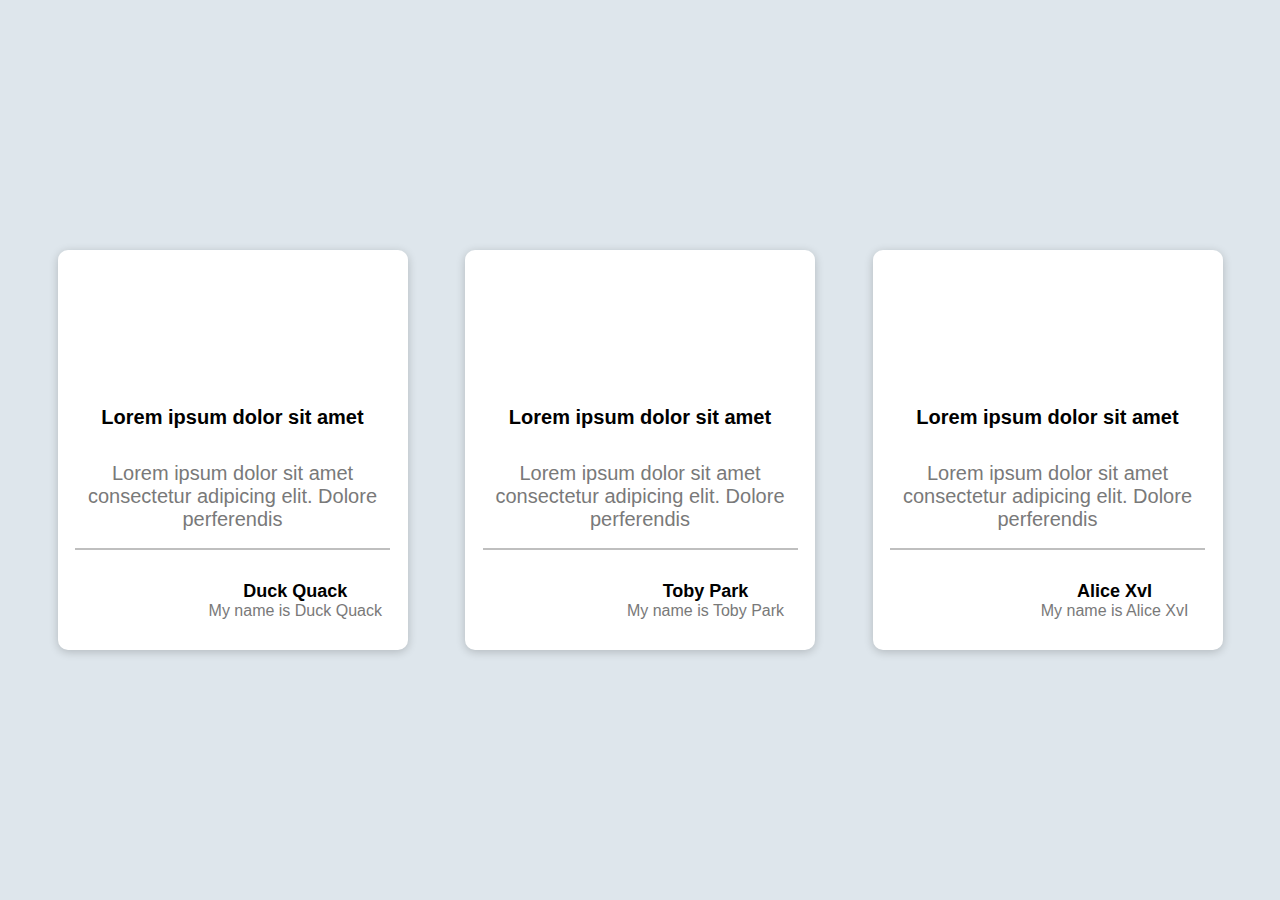
<file: Card_placeholder/index.html>
<!DOCTYPE html>
<html lang="en">
<head>
    <meta charset="UTF-8">
    <meta http-equiv="X-UA-Compatible" content="IE=edge">
    <meta name="viewport" content="width=device-width, initial-scale=1.0">
    <link rel = "stylesheet" href = "main.css">
    <title>Placeholder</title>
</head>
<body>
    <div class = "container">
        <div class = "picture" id = "picture"></div>

        <h2 class = "bold">Lorem ipsum dolor sit amet</h2>
        <h2>Lorem ipsum dolor sit amet consectetur adipicing elit. Dolore perferendis</h2>

        <div class = "line"></div>

        <div class = "info">
            <div class = "picture_info"></div>

            <div class = "info_text">
                <strong class = "bold">Duck Quack</strong>
                <small id = "date" class = "small">My name is Duck Quack</small>
            </div>
        </div>
    </div> 

    <div class = "container">
        <div class = "picture" id = "picture" style = "background-image: url(https://i.pinimg.com/originals/71/d6/f6/71d6f694e208ab8f116d683bc967d356.jpg);"></div>

        <h2 class = "bold">Lorem ipsum dolor sit amet</h2>
        <h2>Lorem ipsum dolor sit amet consectetur adipicing elit. Dolore perferendis</h2>

        <div class = "line"></div>

        <div class = "info">
            <div class = "picture_info"></div>

            <div class = "info_text">
                <strong class = "bold">Toby Park</strong>
                <small id = "date" class = "small">My name is Toby Park</small>
            </div>
        </div>
    </div> 

    <div class = "container">
        <div class = "picture" id = "picture" style = "background-image: url(https://catherineasquithgallery.com/uploads/posts/2021-03/1614627381_84-p-razmitii-fon-dlya-fotoshopa-102.jpg);"></div>

        <h2 class = "bold">Lorem ipsum dolor sit amet</h2>
        <h2>Lorem ipsum dolor sit amet consectetur adipicing elit. Dolore perferendis</h2>

        <div class = "line"></div>

        <div class = "info">
            <div class = "picture_info"></div>

            <div class = "info_text">
                <strong class = "bold">Alice XvI</strong>
                <small id = "date" class = "small">My name is Alice XvI</small>
            </div>
        </div>
    </div> 
</body>
</html>
</file>
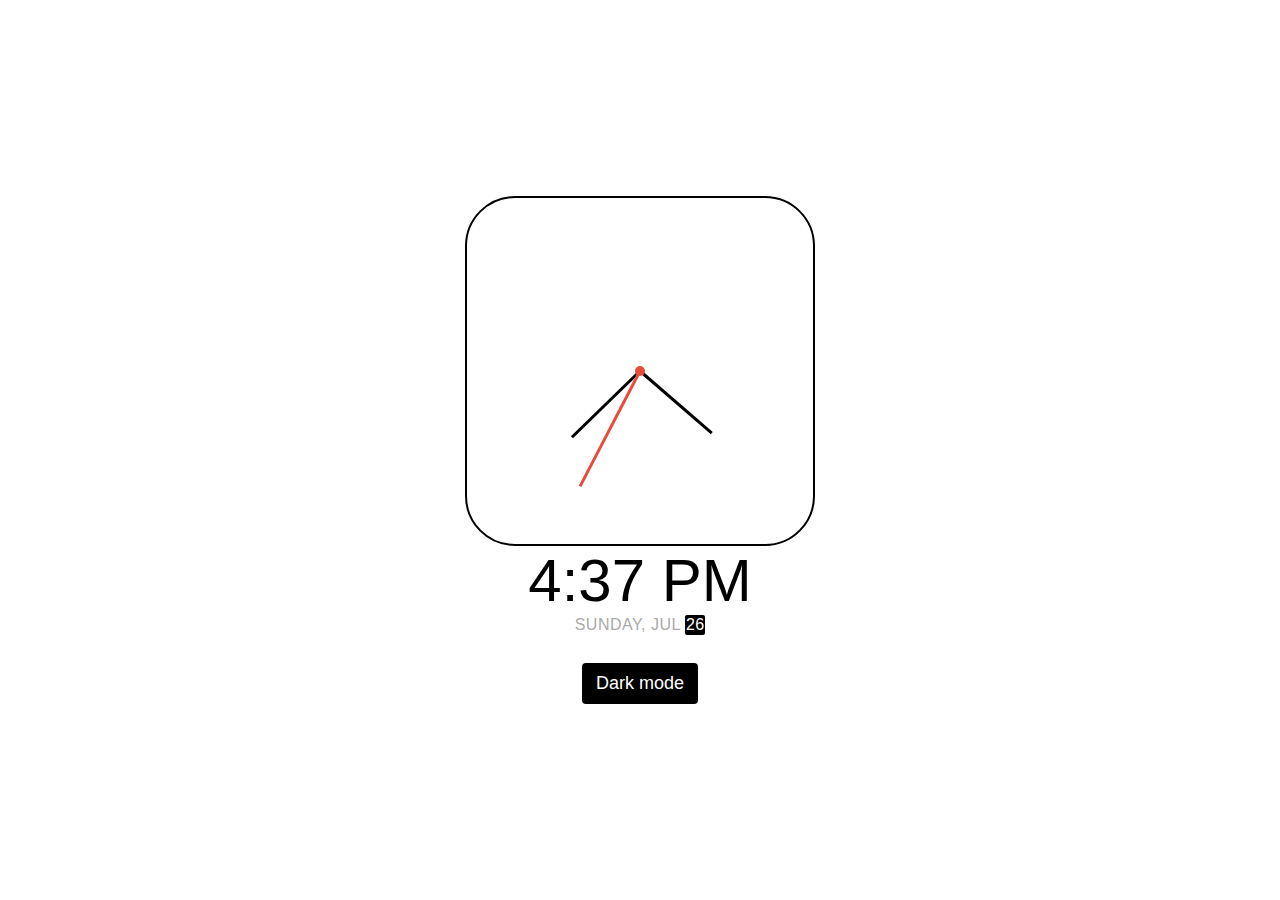
<file: HTML_CSS_JS_Clock/index.html>
<!DOCTYPE html>
<html lang="en">
<head>
    <meta charset="UTF-8">
    <meta http-equiv="X-UA-Compatible" content="IE=edge">
    <meta name="viewport" content="width=device-width, initial-scale=1.0">
    <link rel = "stylesheet" href = "main.css">
    <title>Clock page</title>
</head>
<body>
    <div class = "clock-container">

        <div class = "clock">
            <div class = "needle hour"></div>
            <div class = "needle minute"></div>
            <div class = "needle second"></div>
            <div class = "center-point"></div>
        </div>
        <div class = time></div>
        <div class = "date"></div>

        <button class = "toggle">Dark mode</button>

    </div>

    <script src = "script.js"></script>
</body>
</html>
</file>
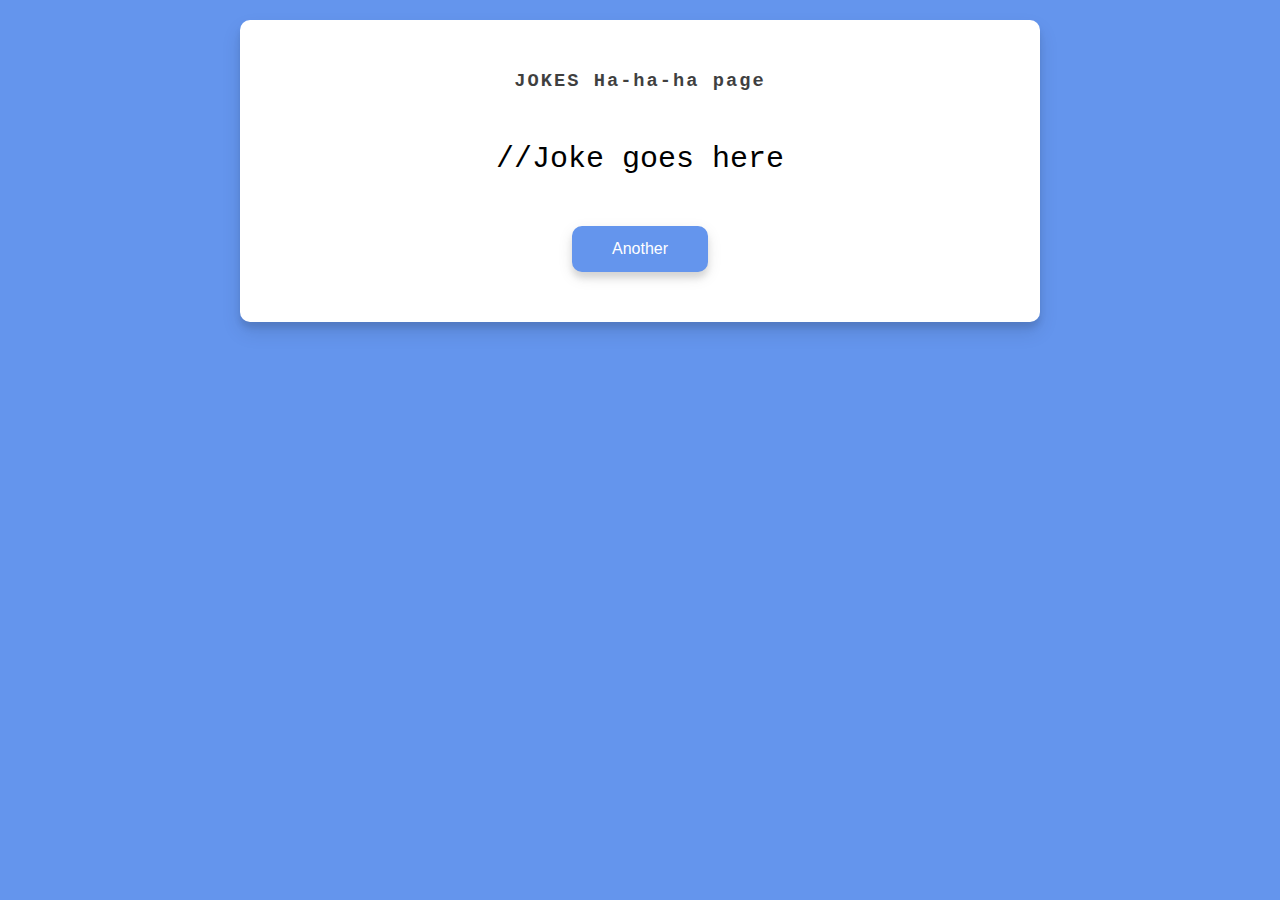
<file: Jokes-site/index.html>
<!DOCTYPE html>
<html lang="en">
<head>
    <meta charset="UTF-8">
    <meta http-equiv="X-UA-Compatible" content="IE=edge">
    <meta name="viewport" content="width=device-width, initial-scale=1.0">
    <link rel  = "stylesheet" href = "main.css">
    <title>JOKES Site</title>
</head>
<body>
    <div class = "container">
        <h3>JOKES Ha-ha-ha page</h3>
        <div id = "joke" class = "joke">//Joke goes here</div>
        <button id = "btn" class  = "button">Another</button>
    </div>
    <script src = "script.js"></script>
</body>
</html>
</file>
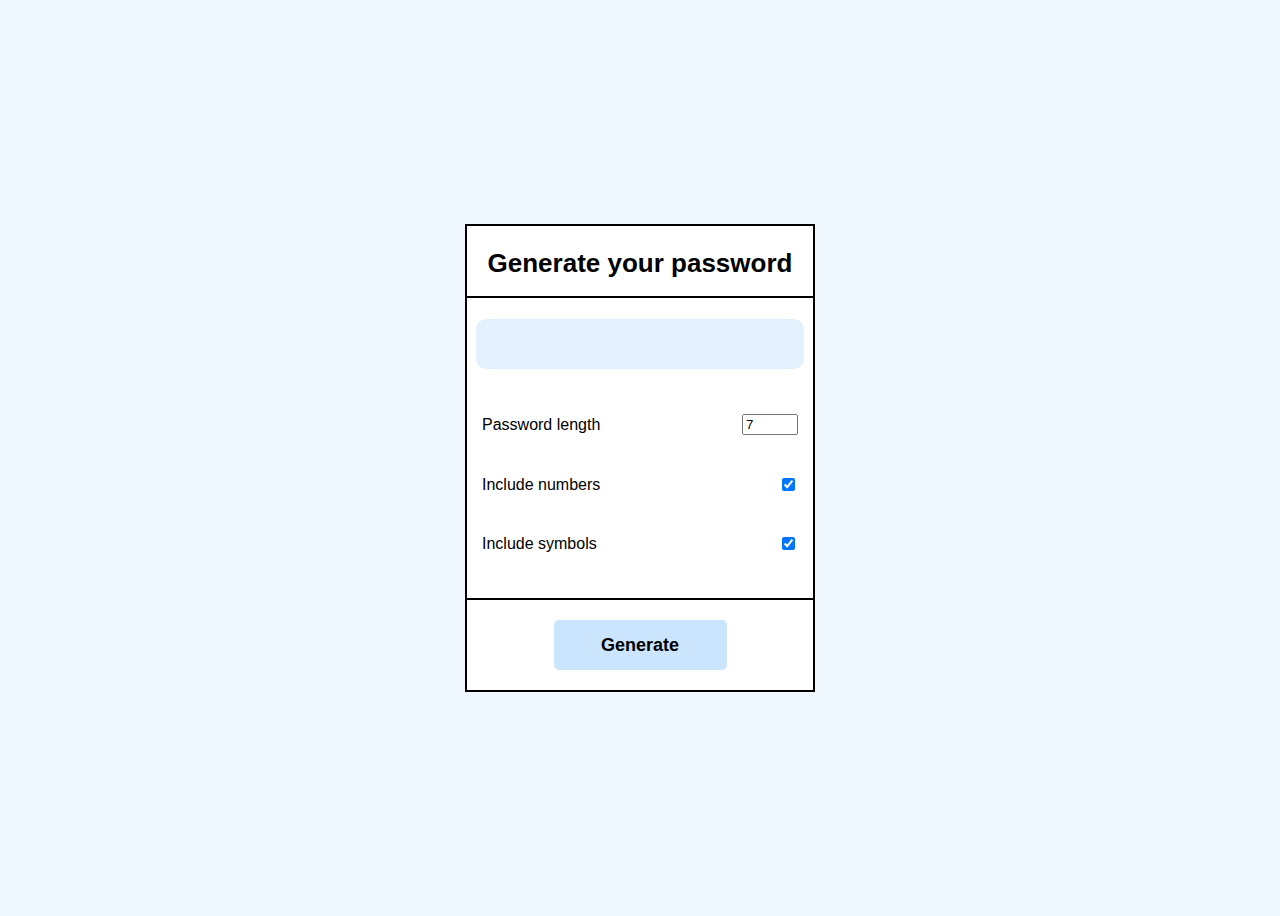
<file: Password_generation_site/index.html>
<!DOCTYPE html>
<html lang="en">
<head>
    <meta charset="UTF-8">
    <meta http-equiv="X-UA-Compatible" content="IE=edge">
    <meta name="viewport" content="width=device-width, initial-scale=1.0">
    <link rel = "stylesheet" href = "main.css">
    <title>Password generation</title>
</head>
<body>

    <div class = "password_container">
        <h2 class = "header_pass">Generate your password</h2>

        <div class = "password_output">
            <span class = "output" id = "output"></span>
            <button class = "copy" id = "clipboard"></button>
        </div>

        <div class = "settings">
            <div class = "setting">
                <label for = "length">Password length</label>
                <input
                type = "number"
                name = "length"
                id = "length"
                min = "5"
                max = "20"
                value="7"
                >
            </div>

            <div class = "setting">
                <label for = "numbers">Include numbers</label>
                <input
                type = "checkbox"
                name = "numbers"
                id = "numbers"
                checked
                >
            </div>

            <div class = "setting">
                <label for = "symbols">Include symbols</label>
                <input
                type = "checkbox"
                name = "numbers"
                id = "symbols"
                checked
                >
            </div>
        </div>

        <button class = "button" id = "buttonGenerate">Generate</button>
    </div>

    <script src = "script.js"></script>
</body>
</html>
</file>
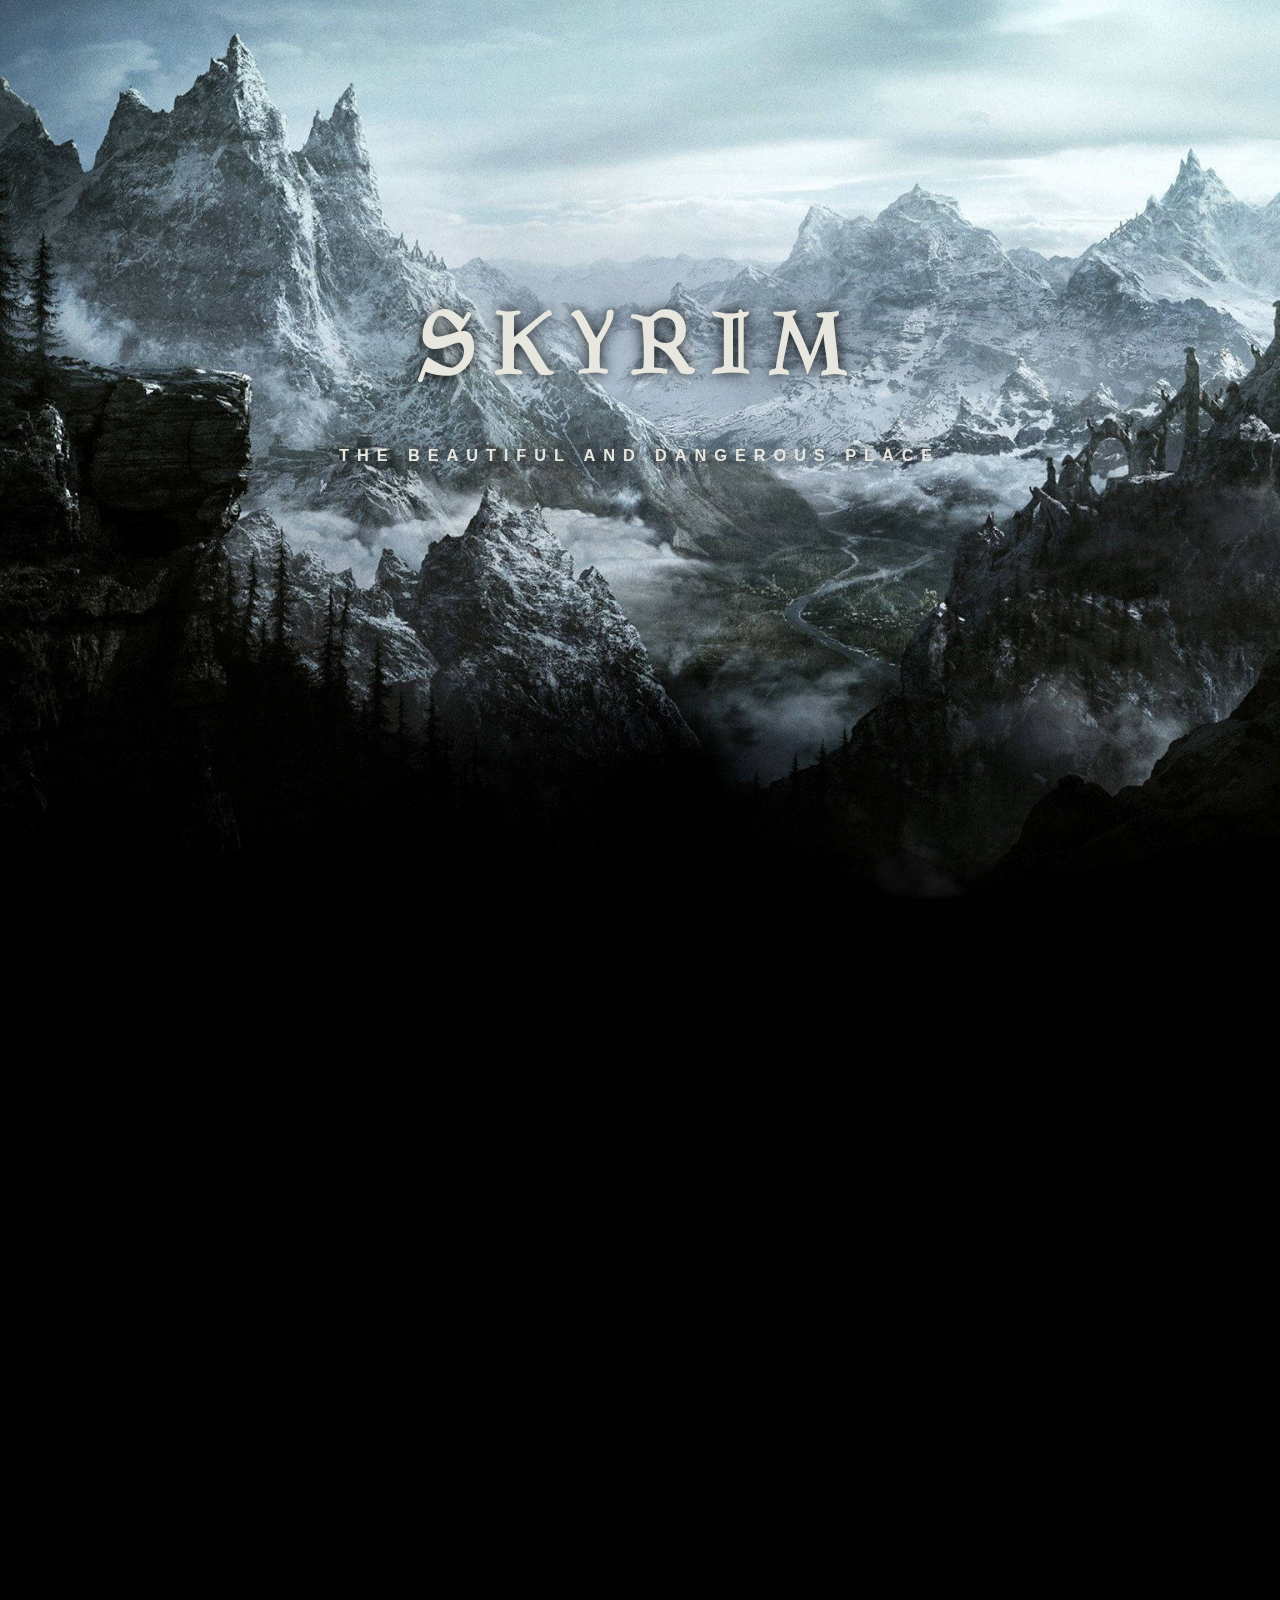
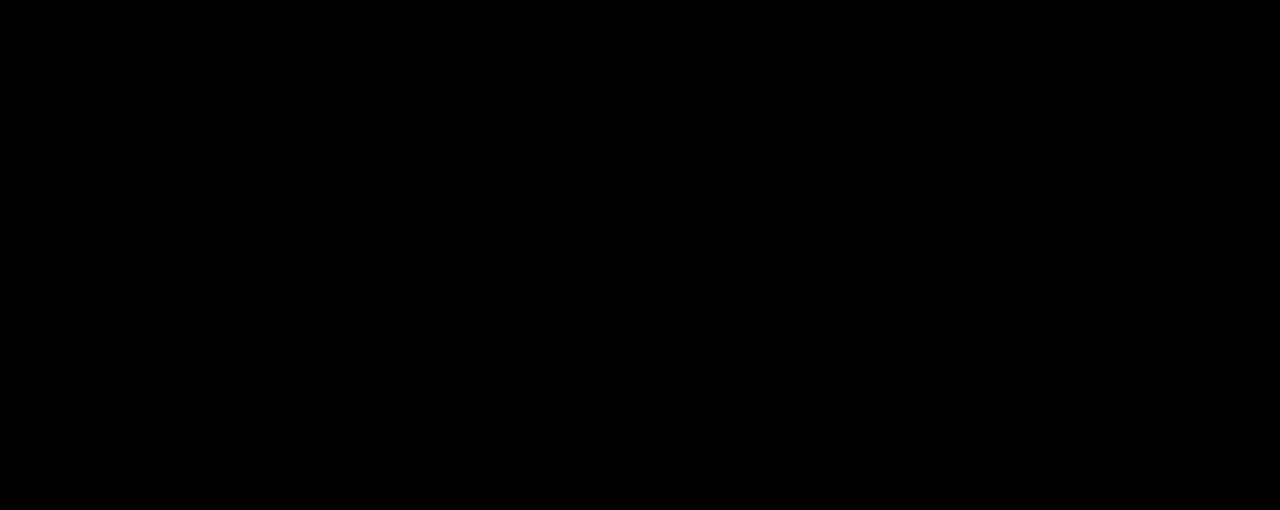
<file: Skyrim pallax page/index.html>
<!DOCTYPE html>
<html lang="en">
<head>
    <meta charset="UTF-8">
    <meta http-equiv="X-UA-Compatible" content="IE=edge">
    <meta name="viewport" content="width=device-width, initial-scale=1.0">
    <title>Document</title>

    <link rel = "stylesheet" href = "css/main.css">

    <script src = "libs/gsap/gsap.min.js" deffer></script>
    <script src = "libs/gsap/ScrollTrigger.min.js" deffer></script>
    <script src = "libs/gsap/ScrollSmoother.min.js" deffer></script>

    <script src = "js/app.js" defer></script>

</head>
<body>
   <div class="wrapper">
    <div class="content">

    <header class = "main-header">
        <div class = "layers">
            <div class="layer__header">
                <div class="layers__caption">SKYRIM</div>
                <div class="layers__title">The beautiful and dangerous place</div>
            </div>
            <div class="layer layers__base" style="background-image: url(img/layer-base.png);"></div>
            <div class="layer layers__middle" style="background-image: url(img/layer-middle.png);"></div>
            <div class="layer layers__front" style="background-image: url(img/layer-front.png);"></div>
        </div>
    </header>

    <article class="main-article" style="background-image: url(img/dungeon.jpg);">
        <div class="main-article__content">
            <h2 class="main-article__header">Скайрим</h2>
            <p class = "main-article__paragraph">"Говорят, Скайрим — одно из самых опасных мест в Тамриэле. Думаю, это не так. Он прекрасен, и я счастлива, что это — мой дом" - Мьол Львица</p>
            <p class = "main-article__paragraph">Эта провинция — родина бородатых нордов и вкусного меда с можжевеловыми ягодами. В приключениях вам могут встретиться великие города, могучие горы,
                быстрые реки, захватывающие пещеры, сильные Тролли и говорящие собаки! Игра на все века
            </p>
        </div>
        <div id = "time" class="copy_time_1"></div>
    </article>

    <footer class = "footer_class" style="background-image: url(img/footer.png);">
        <a id = "href_id" class = "footer_href" href="https://elderscrolls.bethesda.net/ru/skyrim">Перейти на сайт игры</a>
    </footer>

    </div>
   </div>
</body>
</html>
</file>
<file: Card_placeholder/main.css>
*{
    box-sizing: border-box;
}

body{
    background-color: rgb(222, 230, 236);

    display: flex;
    justify-content: space-evenly;
    align-items: center;

    margin: 0;
    height: 100vh;

    font-family: 'Gill Sans', 'Gill Sans MT', Calibri, 'Trebuchet MS', sans-serif;
}

.container{
    height: 400px;
    width: 350px;

    border: none;
    border-radius: 10px;

    background-color: rgb(255, 255, 255);

    display: flex;
    align-items: center;
    flex-direction: column;

    overflow: hidden;
    box-shadow: 0 2px 10px rgba(0, 0, 0, 0.2);
}

.container .picture{
    width: 100%;
    height: 200px;

    background-image: url("https://images.wallpaperscraft.com/image/single/lights_night_city_blurring_9813_1920x1080.jpg");
    background-size: cover;
}

h2{
    font-size: 20px;
    font-weight: lighter;

    color:rgb(121, 121, 121);

    text-align: center;
}

.bold{
    font-size: 20px;
    font-weight: bold;

    color: rgb(0, 0, 0);
}

.container .line{
    border: 1px solid;
    
    color:rgba(0, 0, 0, 0.25);
    width: 90%;
}

.container .info{
    display: flex;
    flex-direction:row;

    justify-content: space-evenly;
    align-items: flex-start;

    width: 100%;
}

.container .picture_info{
    border: none;
    border-radius: 25px;

    background-image: url("https://static.tildacdn.com/tild3138-3439-4261-b735-346437663931/unnamed.jpg");
    background-size: cover;

    height: 100px;
    width: 100px;
}

.info .info_text{
    display: flex;
    flex-direction: column;

    justify-content: center;
    align-items: center;
    text-align: center;

    height: 100%;
}

.info_text small{
    font-size: 16px;
    color:rgb(121, 121, 121);
}

.info_text .bold{
    font-size: 18px;
}
</file>
<file: HTML_CSS_JS_Clock/main.css>
*{
    box-sizing: border-box;
}

:root{
    --primary-color: #000;
    --secondary-color: #fff;
}

html{
    transition: 0.5s;
}

html.dark{
    --primary-color: #fff;
    --secondary-color: #333;
    background-color: #111;
    color: var(--primary-color);
}

body{
    font-family: 'Gill Sans', 'Gill Sans MT', Calibri, 'Trebuchet MS', sans-serif;

    display: flex;
    align-items: center;
    justify-content: center;   
    height: 100vh;

    overflow: hidden;
    margin: 0;
}

.toggle{
    background-color: var(--primary-color);
    color: var(--secondary-color);

    border: 0;
    border-radius: 4px;
    font-size: 18px;

    padding: 10px 14px;
    margin-top: 28px;
    cursor: pointer;
}

.toggle:focus{
    outline: none;
}

.clock-container {
    display: flex;
    flex-direction: column;
    align-items: center;
    justify-content: space-between;
}

.clock{
    position: relative;

    border: 2px solid;
    border-radius: 50px;
    width: 350px;
    height: 350px;
}

.needle{
    background-color: var(--primary-color);
    position: absolute;
    top: 50%;
    left: 50%;
    height: 95px;
    width: 3px;
    transform-origin: bottom center;
    transition: 0.5s
}

.needle.hour{
    transform: translate(-50%, -100%) rotate(0deg);
}

.needle.minute{
    transform: translate(-50%, -100%) rotate(0deg);
}

.needle.second{
    background-color: #e74c3c;
    transform: translate(-50%, -100%) rotate(0deg);
    height: 130px;
}

.center-point{
    background-color: #e74c3c;
    width: 10px;
    height: 10px;
    position: absolute;
    top: 50%;
    left: 50%;
    transform: translate(-50%, -50%);
    border-radius: 50%;
}

.center-point::after{
    background-color: var(--primary-color);
    width: 5px;
    height: 5px;
    position: absolute;
    top: 50%;
    left: 50%;
    transform: translate(-50%, -50%);
    border-radius: 50%;
}

.time{
    font-size: 60px;
}

.date{
    color: #aaa;
    font-size: 16px;
    letter-spacing: 0.5px;
    text-transform: uppercase;
}

.date .circle{
    background-color: var(--primary-color);
    color: var(--secondary-color);
    
    border-radius: 10%;
    height: 20px;
    width: 20px;
    font-size: 16px;

    display: inline-flex;
    align-items: center;
    justify-content: center;

    transition: 0.5s;
}
</file>
<file: Jokes-site/main.css>
*{
    box-sizing: border-box;
}

/*BODY STYLE*/
body{
    background-color:cornflowerblue;

    font-family: 'Courier New', Courier, monospace;

    display: flex;
    flex-direction: column;
    align-items: center;
    text-align: center;

    margin: 0;
    padding: 20px;
}
/*-->END<--*/

.container{
    background-color: white;
    box-shadow: 0 10px 20px rgba(0, 0, 0, 0.1), 0 6px 6px rgba(0, 0, 0, 0.1);

    border-radius: 10px;
    text-align: center;

    max-width: 100%;
    width: 800px;

    padding: 50px 20px;
}

h3{
    margin: 0;
    opacity: 0.75;
    letter-spacing: 2px;
}

.joke{
    font-size: 30px;
    margin: 50px auto;
    max-width: 600px;
}

.button{
    background-color: cornflowerblue;
    box-shadow: 0 5px 15px rgba(0, 0, 0, 0.1), 0 6px 6px rgba(0, 0, 0, 0.1);
    color: white;

    border: 0;
    border-radius: 10px;

    padding: 14px 40px;
    font-size: 16px;
    cursor: pointer;

    transition: 0.5s;
}

.button:hover{
    transform: scale(1.2);
    transition: 0.5s;
}

.button:active{
    transform: scale(0.9);
}
</file>
<file: Password_generation_site/main.css>
*{
    box-sizing: border-box;
}

body{
    height: 100vh;

    display: flex;
    align-items: center;
    justify-content: center;

    background-color:aliceblue;
    
    font-family: 'Gill Sans', 'Gill Sans MT', Calibri, 'Trebuchet MS', sans-serif;
}

.password_container{
    background-color: white;
    width: 350px;

    border: 2px solid;

    display: flex;
    flex-direction: column;
    align-items: center;
    justify-content: center;
    text-align: center;
}

.header_pass{
    font-size: 26px;
    
    border-bottom: 2px solid;

    width: 100%;
    height: 50px;
}

.password_output{
    width: 95%;
    height: 50px;

    display: flex;
    align-items: center;
    justify-content: flex-start;
    text-align: center;
    position: relative;

    margin-bottom: 20px;

    background-color: rgb(227, 241, 255);
    border: none;
    border-radius: 10px;
}

.password_output .output{
    padding-left: 10px;
    font-size: 20px;
}

.password_output .copy{
    position: absolute;
    top: 5px;
    right: 5px;

    background-image: url(https://cdn-icons-png.flaticon.com/512/1250/1250607.png);
    background-size: cover;
    background-color:rgb(227, 241, 255);

    cursor: pointer;

    border: none;

    width: 40px;
    height: 40px;
    font-size: 20px;

    transition: 0.5s;
}

.password_output .copy:hover{
    transform: scale(0.9);
    transition: 0.5s;
}

.settings{
    width: 100%;

    margin-bottom: 20px;
    padding-bottom: 20px;
    border-bottom: 2px solid;
}

.setting{
    display: flex;
    justify-content: space-between;
    align-items: center;

    margin: 10px 0;
    padding: 15px;

    font-size: 16px;
}

.button{
    width: 50%;
    height: 50px;

    background-color: rgb(203, 229, 255);
    font-size: 18px;
    font-weight: bold;

    border: none;
    border-radius: 5px;
    margin-bottom: 20px;

    cursor: pointer;
    transition: 0.5s;
}

.button:active{
    transform: scale(0.9);
}

.message{
    position: fixed;
    text-align: center;

    bottom: 10px;
    top: 10px;
    right: 10px;
    height: 65px;

    background-color: #fff;
    color: #000;
    font-size: 20px;

    border-radius: 5px;
    padding: 1rem 2rem;
    margin: 0.5rem; 
}
</file>
<file: Skyrim pallax page/css/main.css>
* {
    margin: 0;
    padding: 0;
    box-sizing: border-box;
}

:root {
    --index: calc(1vw + 1vh);
    --text: #e7e7e0;
    --transition: transform .75s cubic-bezier(.075, .5, 0, 1);
}

@font-face {
    font-family: pelagiad;
    src: url(..//fonts/Pelagiad.ttf);
}

@font-face {
    font-family: pelagiad;
    src: url(..//fonts/Pelagiad.ttf);
    font-weight: 900;
}

body{
    background-color: #010101;
    font-family:'Segoe UI', Tahoma, Geneva, Verdana, sans-serif;
    line-height: 1.55;
}
.main-header{
    position: relative;
}

.main-header::after{
    content: '';
    position: absolute;
    z-index: 100;
    width: 100%;
    height: calc(var(--index)*10);
    background-image: url(../img/ground.png);
    background-size: cover;
    background-repeat: no-repeat;
    background-position: center;
    bottom: calc(var(--index)* -4.5);
}
.layers{
    height: 100vh;
    display: flex;
    align-items: center;
    justify-content: center;
    text-align: center;
    overflow: hidden;
    position: relative;
}
.layer{
    height: 100%;
    width: 100%;
    position: absolute;
    background-size: cover;
    background-position: center;
    will-change: transform;
    z-index: 2;
    transition: var(--transition);
}

.layers__base{
    transform: translate3d(0, calc(var(--scrollTop) / 1.6), 0);
    z-index: 0;
}

.layers__middle{
    transform: translate3d(0, calc(var(--scrollTop) / 2.5), 0);
    z-index: 2;
}

.layers__front{
    transform: translate3d(0, calc(var(--scrollTop) / 5.7), 0);
    z-index: 2;
}

.layer__header{
    z-index: 1;
    transform: translate3d(0, calc(var(--scrollTop) / 2), 0);
    transition: var(--transition);
    will-change: transform;
    text-transform: uppercase;
    font-weight: 900;
    color: var(--text);
    text-shadow: 0 0 15px #000000;
}

.layers__title{
    font-size: calc(var(--index) * 0.75);
    letter-spacing: calc(var(--index) / 2.75);
    margin-top: calc(var(--index) * 1.15);
}

.layers__caption{
    font-size: 100px;
    font-family: pelagiad, sans-serif;
    letter-spacing: calc(var(--index) / 1.5);
    margin-top: calc(var(--index) * -7.75);
}


.main-article{
    --main-article-transform: translate3d(0, calc(var(--scrollTop) / -7.5), 0);
    min-height: 100vh;
    background-size: cover;
    background-position: center;
    color: var(--text);
    display: flex;
    justify-content: center;
    align-items: center;
    position: relative;
    text-align: center;
}

.main-article__header{
    text-transform: uppercase;
    font-family: pelagiad, sans-serif;
    font-size: calc(var(--index) * 2.5);
    letter-spacing: calc(var(--index) / 7.5);
    transform: var(--main-article-transform);
    transition: var(--transition);
    will-change: transform;
}

.main-article__paragraph{
    font-family: pelagiad, sans-serif;
    max-width: calc(var(--index) * 30);
    font-size: calc(var(--index) * 1.15);
    margin-top: calc(var(--index) / 1.5);
    transform: var(--main-article-transform);
    transition: var(--transition);
    will-change: transform;
}
.content{
    will-change: transform;
}
.copy_time_1{
    font-family: pelagiad, sans-serif;
    position: absolute;
    bottom: calc(var(--index) * 2.5);
    opacity: .5;
    font-size: calc(var(--index) * 1.25);
    letter-spacing: calc(var(--index) / 37.5);
    transition: .5s;
    width: 550px;
    height: 65px;
}

.copy_time_2{
    font-family: pelagiad, sans-serif;
    position: absolute;
    bottom: calc(var(--index) * 2.5);
    opacity: .5;
    font-size: calc(var(--index) * 2);
    letter-spacing: calc(var(--index) / 37.5);
    transition: .5s;
    width: 850px;
    height: 65px;
}

.footer_class{
    height: 310px;
    background-position: center;
    color: var(--text);
    display: flex;
    justify-content: center;
    align-items: center;
    position: relative;
    text-align: center;
}

.footer_href{
    font-family: pelagiad, sans-serif;
    position: absolute;
    font-size: 36px;
    color: white;
    text-decoration: none;
    transition: .5s;
    width: 340px;
    height: 56px;
}

.footer_href_big{
    font-family: pelagiad, sans-serif;
    position: absolute;
    font-size: 48px;
    color: white;
    text-decoration: none;
    transition: .5s;
    width: 455px;
    height: 75px;
}
</file>
